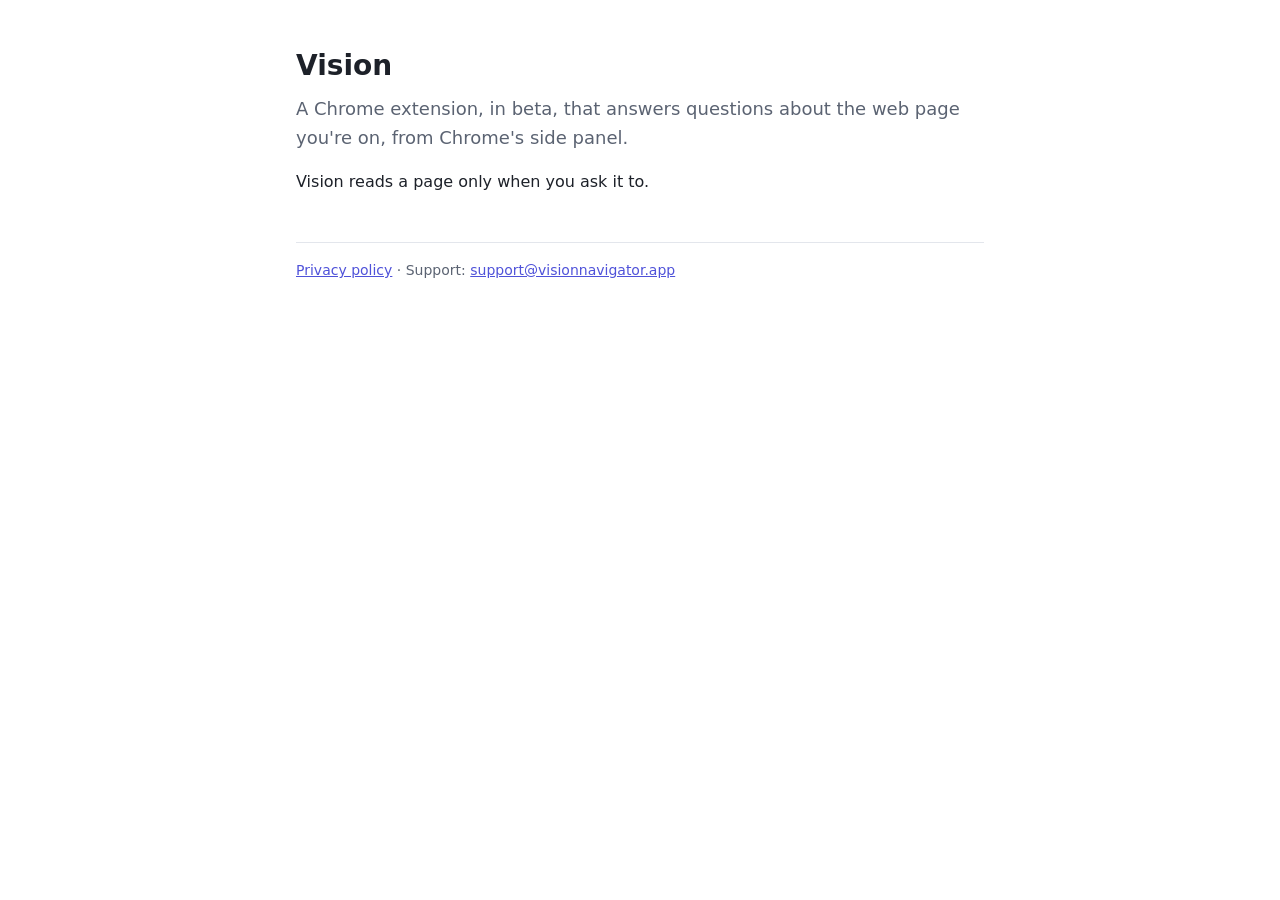
<file: index.html>
<!doctype html>
<html lang="en">
<head>
  <meta charset="utf-8">
  <meta name="viewport" content="width=device-width, initial-scale=1">
  <title>Vision</title>
  <meta name="description" content="Vision is a Chrome extension, in beta, that answers questions about the web page you're on.">
  <link rel="stylesheet" href="/style.css">
</head>
<body>
  <main>
    <h1>Vision</h1>
    <p class="lead">A Chrome extension, in beta, that answers questions about the web page you're on, from Chrome's side panel.</p>
    <p>Vision reads a page only when you ask it to.</p>
    <footer>
      <p><a href="/privacy/">Privacy policy</a> · Support: <a href="mailto:support@visionnavigator.app">support@visionnavigator.app</a></p>
    </footer>
  </main>
</body>
</html>
</file>
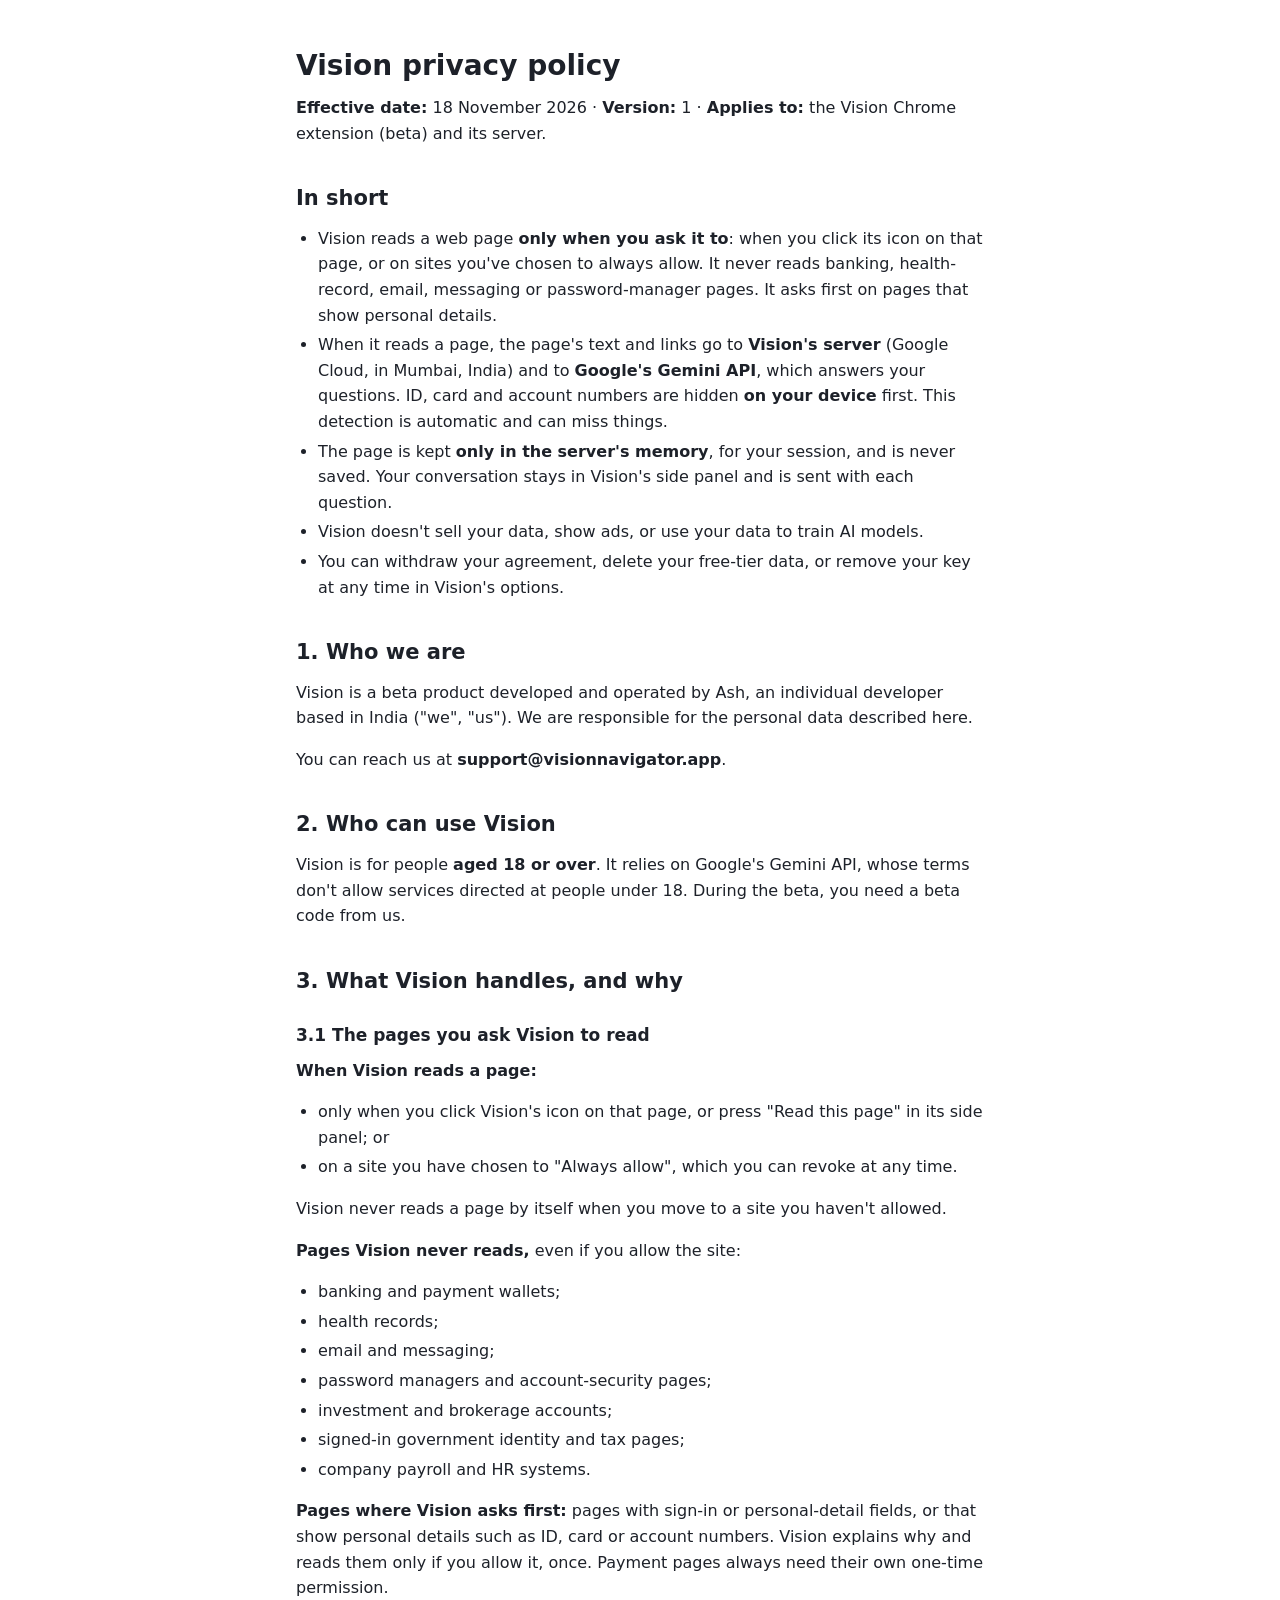
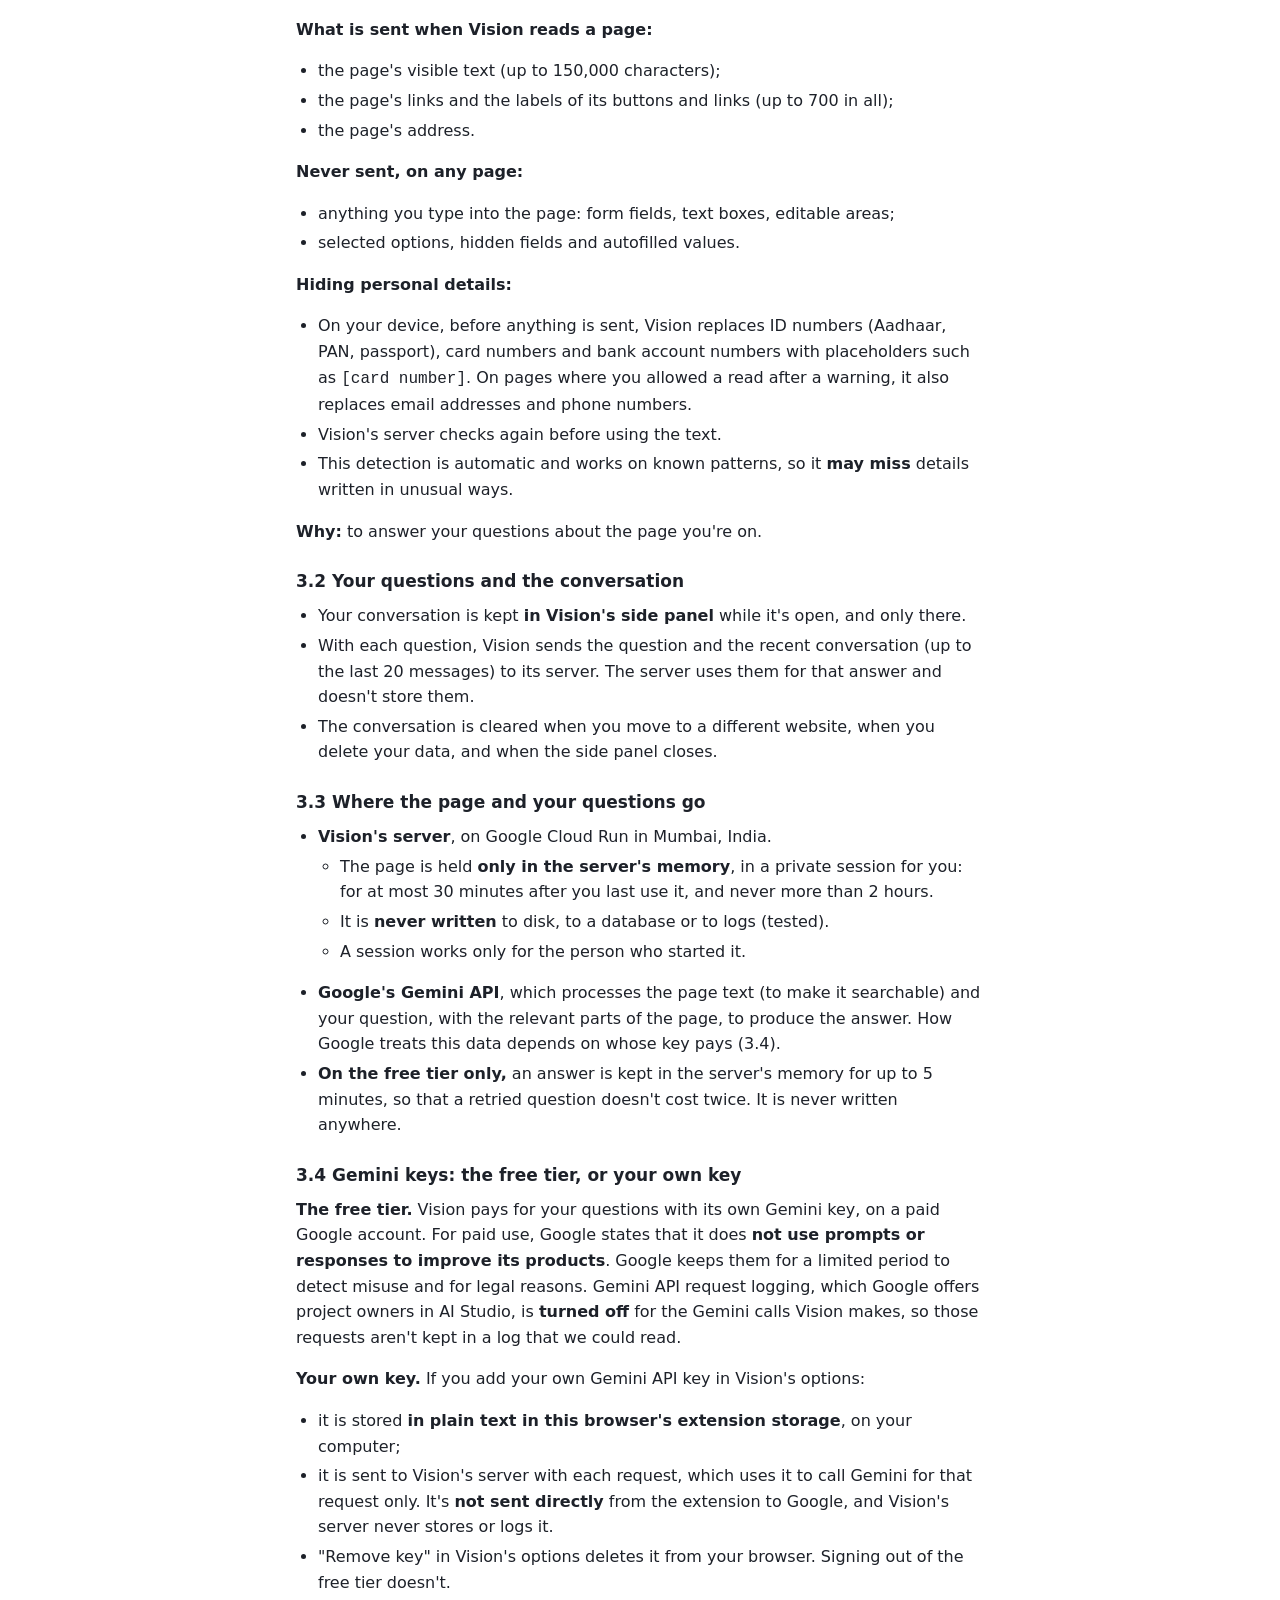
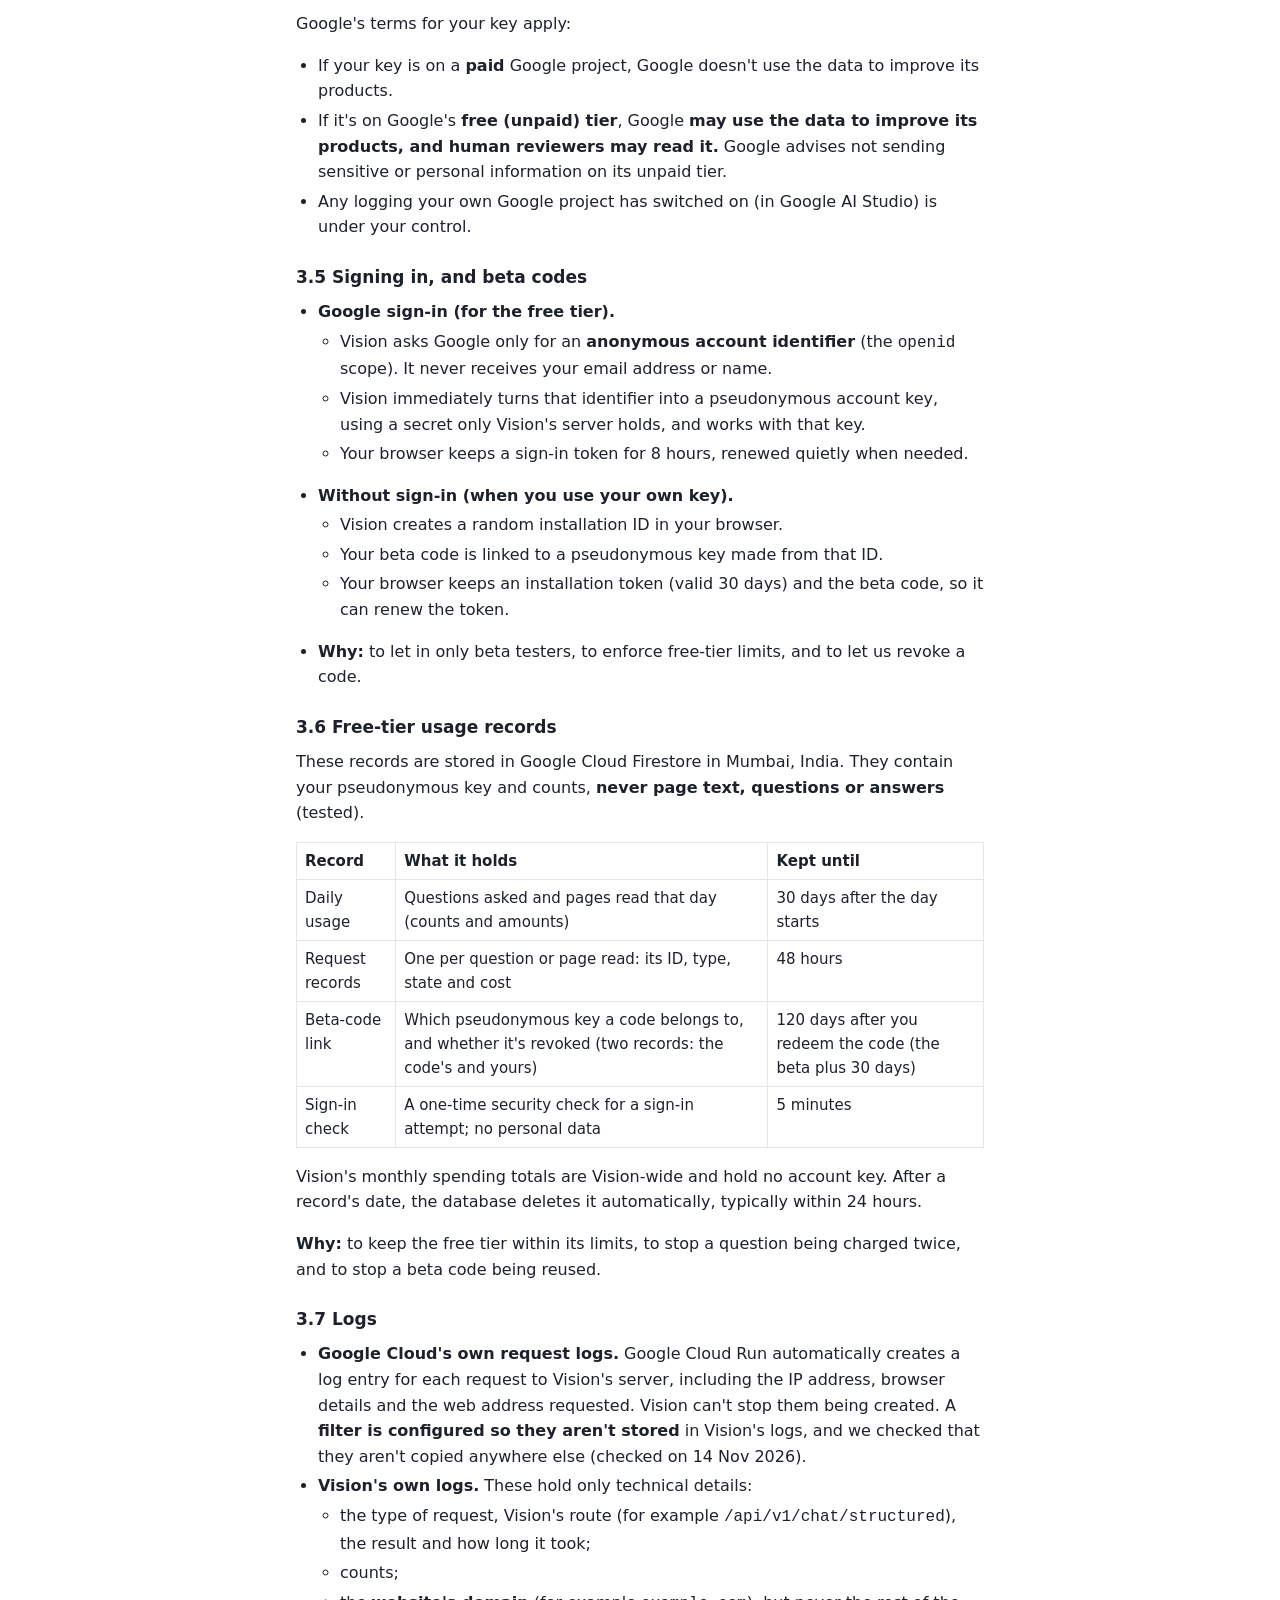
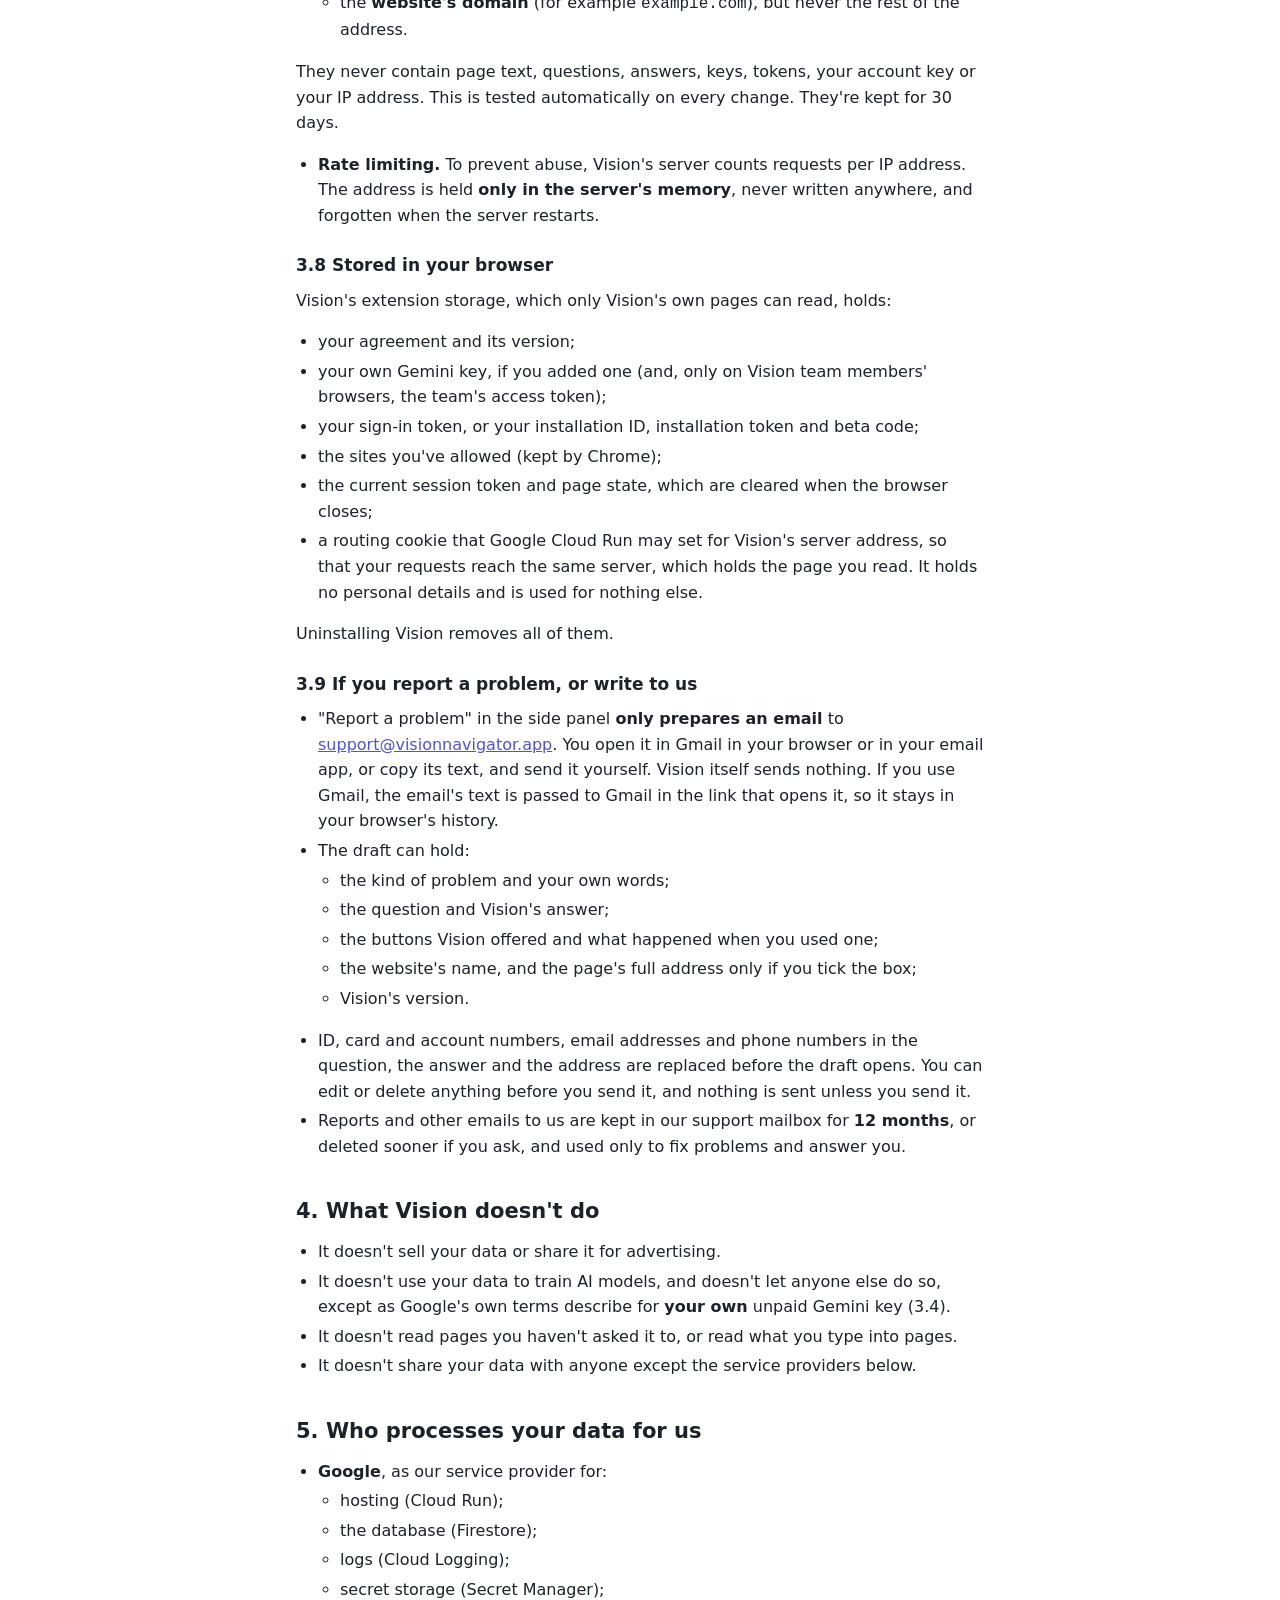
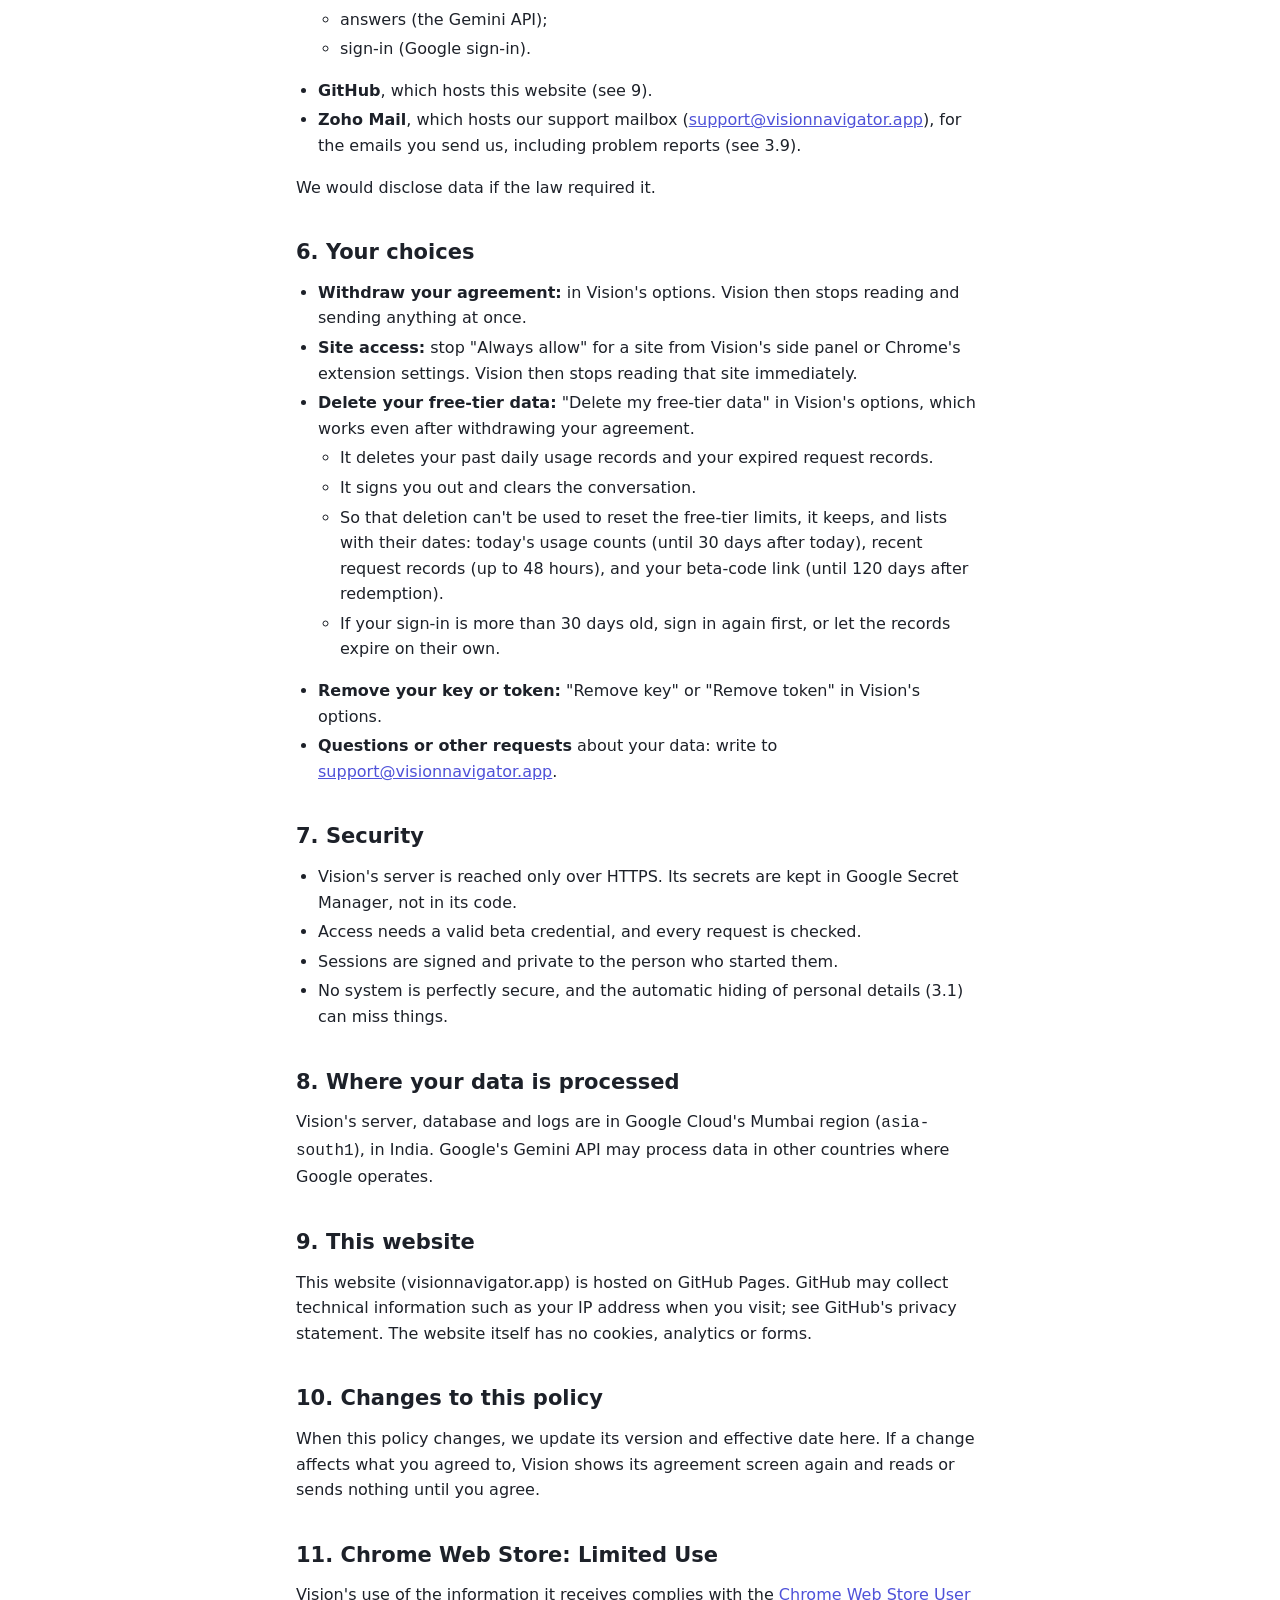
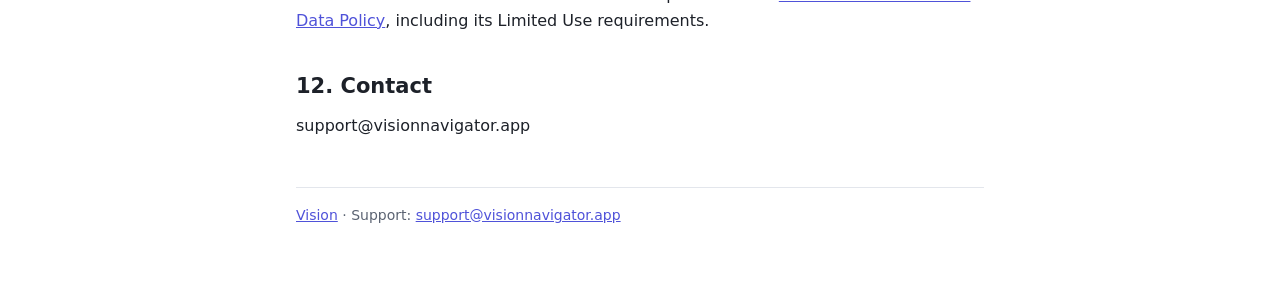
<file: privacy/index.html>
<!doctype html>
<html lang="en">
<head>
  <meta charset="utf-8">
  <meta name="viewport" content="width=device-width, initial-scale=1">
  <title>Vision privacy policy</title>
  <meta name="description" content="How the Vision Chrome extension (beta) handles your data.">
  <link rel="stylesheet" href="/style.css">
  <style>
    h2 { font-size: 21px; margin: 36px 0 10px; }
    h3 { font-size: 17px; margin: 24px 0 8px; }
    ul { margin: 0 0 16px; padding-left: 22px; }
    li { margin: 4px 0; }
    table { border-collapse: collapse; width: 100%; margin: 0 0 16px; font-size: 15px; }
    th, td { border: 1px solid var(--border); padding: 6px 8px; text-align: left; vertical-align: top; }
  </style>
</head>
<body>
  <main>
    <h1>Vision privacy policy</h1>
    <p><strong>Effective date:</strong> 18 November 2026 · <strong>Version:</strong> 1 · <strong>Applies to:</strong> the Vision Chrome extension (beta) and its server.</p>
    <h2>In short</h2>
    <ul>
    <li>Vision reads a web page <strong>only when you ask it to</strong>: when you click its icon on that page, or on sites you've chosen to always allow. It never reads banking, health-record, email, messaging or password-manager pages. It asks first on pages that show personal details.</li>
    <li>When it reads a page, the page's text and links go to <strong>Vision's server</strong> (Google Cloud, in Mumbai, India) and to <strong>Google's Gemini API</strong>, which answers your questions. ID, card and account numbers are hidden <strong>on your device</strong> first. This detection is automatic and can miss things.</li>
    <li>The page is kept <strong>only in the server's memory</strong>, for your session, and is never saved. Your conversation stays in Vision's side panel and is sent with each question.</li>
    <li>Vision doesn't sell your data, show ads, or use your data to train AI models.</li>
    <li>You can withdraw your agreement, delete your free-tier data, or remove your key at any time in Vision's options.</li>
    </ul>
    <h2>1. Who we are</h2>
    <p>Vision is a beta product developed and operated by Ash, an individual developer based in India ("we", "us"). We are responsible for the personal data described here.</p>
    <p>You can reach us at <strong>support@visionnavigator.app</strong>.</p>
    <h2>2. Who can use Vision</h2>
    <p>Vision is for people <strong>aged 18 or over</strong>. It relies on Google's Gemini API, whose terms don't allow services directed at people under 18. During the beta, you need a beta code from us.</p>
    <h2>3. What Vision handles, and why</h2>
    <h3>3.1 The pages you ask Vision to read</h3>
    <p><strong>When Vision reads a page:</strong></p>
    <ul>
    <li>only when you click Vision's icon on that page, or press "Read this page" in its side panel; or</li>
    <li>on a site you have chosen to "Always allow", which you can revoke at any time.</li>
    </ul>
    <p>Vision never reads a page by itself when you move to a site you haven't allowed.</p>
    <p><strong>Pages Vision never reads,</strong> even if you allow the site:</p>
    <ul>
    <li>banking and payment wallets;</li>
    <li>health records;</li>
    <li>email and messaging;</li>
    <li>password managers and account-security pages;</li>
    <li>investment and brokerage accounts;</li>
    <li>signed-in government identity and tax pages;</li>
    <li>company payroll and HR systems.</li>
    </ul>
    <p><strong>Pages where Vision asks first:</strong> pages with sign-in or personal-detail fields, or that show personal details such as ID, card or account numbers. Vision explains why and reads them only if you allow it, once. Payment pages always need their own one-time permission.</p>
    <p><strong>What is sent when Vision reads a page:</strong></p>
    <ul>
    <li>the page's visible text (up to 150,000 characters);</li>
    <li>the page's links and the labels of its buttons and links (up to 700 in all);</li>
    <li>the page's address.</li>
    </ul>
    <p><strong>Never sent, on any page:</strong></p>
    <ul>
    <li>anything you type into the page: form fields, text boxes, editable areas;</li>
    <li>selected options, hidden fields and autofilled values.</li>
    </ul>
    <p><strong>Hiding personal details:</strong></p>
    <ul>
    <li>On your device, before anything is sent, Vision replaces ID numbers (Aadhaar, PAN, passport), card numbers and bank account numbers with placeholders such as <code>[card number]</code>. On pages where you allowed a read after a warning, it also replaces email addresses and phone numbers.</li>
    <li>Vision's server checks again before using the text.</li>
    <li>This detection is automatic and works on known patterns, so it <strong>may miss</strong> details written in unusual ways.</li>
    </ul>
    <p><strong>Why:</strong> to answer your questions about the page you're on.</p>
    <h3>3.2 Your questions and the conversation</h3>
    <ul>
    <li>Your conversation is kept <strong>in Vision's side panel</strong> while it's open, and only there.</li>
    <li>With each question, Vision sends the question and the recent conversation (up to the last 20 messages) to its server. The server uses them for that answer and doesn't store them.</li>
    <li>The conversation is cleared when you move to a different website, when you delete your data, and when the side panel closes.</li>
    </ul>
    <h3>3.3 Where the page and your questions go</h3>
    <ul>
    <li><strong>Vision's server</strong>, on Google Cloud Run in Mumbai, India.<ul>
    <li>The page is held <strong>only in the server's memory</strong>, in a private session for you: for at most 30 minutes after you last use it, and never more than 2 hours.</li>
    <li>It is <strong>never written</strong> to disk, to a database or to logs (tested).</li>
    <li>A session works only for the person who started it.</li>
    </ul>
    </li>
    <li><strong>Google's Gemini API</strong>, which processes the page text (to make it searchable) and your question, with the relevant parts of the page, to produce the answer. How Google treats this data depends on whose key pays (3.4).</li>
    <li><strong>On the free tier only,</strong> an answer is kept in the server's memory for up to 5 minutes, so that a retried question doesn't cost twice. It is never written anywhere.</li>
    </ul>
    <h3>3.4 Gemini keys: the free tier, or your own key</h3>
    <p><strong>The free tier.</strong> Vision pays for your questions with its own Gemini key, on a paid Google account. For paid use, Google states that it does <strong>not use prompts or responses to improve its products</strong>. Google keeps them for a limited period to detect misuse and for legal reasons. Gemini API request logging, which Google offers project owners in AI Studio, is <strong>turned off</strong> for the Gemini calls Vision makes, so those requests aren't kept in a log that we could read.</p>
    <p><strong>Your own key.</strong> If you add your own Gemini API key in Vision's options:</p>
    <ul>
    <li>it is stored <strong>in plain text in this browser's extension storage</strong>, on your computer;</li>
    <li>it is sent to Vision's server with each request, which uses it to call Gemini for that request only. It's <strong>not sent directly</strong> from the extension to Google, and Vision's server never stores or logs it.</li>
    <li>"Remove key" in Vision's options deletes it from your browser. Signing out of the free tier doesn't.</li>
    </ul>
    <p>Google's terms for your key apply:</p>
    <ul>
    <li>If your key is on a <strong>paid</strong> Google project, Google doesn't use the data to improve its products.</li>
    <li>If it's on Google's <strong>free (unpaid) tier</strong>, Google <strong>may use the data to improve its products, and human reviewers may read it.</strong> Google advises not sending sensitive or personal information on its unpaid tier.</li>
    <li>Any logging your own Google project has switched on (in Google AI Studio) is under your control.</li>
    </ul>
    <h3>3.5 Signing in, and beta codes</h3>
    <ul>
    <li><strong>Google sign-in (for the free tier).</strong><ul>
    <li>Vision asks Google only for an <strong>anonymous account identifier</strong> (the <code>openid</code> scope). It never receives your email address or name.</li>
    <li>Vision immediately turns that identifier into a pseudonymous account key, using a secret only Vision's server holds, and works with that key.</li>
    <li>Your browser keeps a sign-in token for 8 hours, renewed quietly when needed.</li>
    </ul>
    </li>
    <li><strong>Without sign-in (when you use your own key).</strong><ul>
    <li>Vision creates a random installation ID in your browser.</li>
    <li>Your beta code is linked to a pseudonymous key made from that ID.</li>
    <li>Your browser keeps an installation token (valid 30 days) and the beta code, so it can renew the token.</li>
    </ul>
    </li>
    <li><strong>Why:</strong> to let in only beta testers, to enforce free-tier limits, and to let us revoke a code.</li>
    </ul>
    <h3>3.6 Free-tier usage records</h3>
    <p>These records are stored in Google Cloud Firestore in Mumbai, India. They contain your pseudonymous key and counts, <strong>never page text, questions or answers</strong> (tested).</p>
    <table>
    <thead>
    <tr>
    <th>Record</th>
    <th>What it holds</th>
    <th>Kept until</th>
    </tr>
    </thead>
    <tbody>
    <tr>
    <td>Daily usage</td>
    <td>Questions asked and pages read that day (counts and amounts)</td>
    <td>30 days after the day starts</td>
    </tr>
    <tr>
    <td>Request records</td>
    <td>One per question or page read: its ID, type, state and cost</td>
    <td>48 hours</td>
    </tr>
    <tr>
    <td>Beta-code link</td>
    <td>Which pseudonymous key a code belongs to, and whether it's revoked (two records: the code's and yours)</td>
    <td>120 days after you redeem the code (the beta plus 30 days)</td>
    </tr>
    <tr>
    <td>Sign-in check</td>
    <td>A one-time security check for a sign-in attempt; no personal data</td>
    <td>5 minutes</td>
    </tr>
    </tbody>
    </table>
    <p>Vision's monthly spending totals are Vision-wide and hold no account key. After a record's date, the database deletes it automatically, typically within 24 hours.</p>
    <p><strong>Why:</strong> to keep the free tier within its limits, to stop a question being charged twice, and to stop a beta code being reused.</p>
    <h3>3.7 Logs</h3>
    <ul>
    <li><strong>Google Cloud's own request logs.</strong> Google Cloud Run automatically creates a log entry for each request to Vision's server, including the IP address, browser details and the web address requested. Vision can't stop them being created. A <strong>filter is configured so they aren't stored</strong> in Vision's logs, and we checked that they aren't copied anywhere else (checked on 14 Nov 2026).</li>
    <li><strong>Vision's own logs.</strong> These hold only technical details:<ul>
    <li>the type of request, Vision's route (for example <code>/api/v1/chat/structured</code>), the result and how long it took;</li>
    <li>counts;</li>
    <li>the <strong>website's domain</strong> (for example <code>example.com</code>), but never the rest of the address.</li>
    </ul>
    </li>
    </ul>
    <p>They never contain page text, questions, answers, keys, tokens, your account key or your IP address. This is tested automatically on every change. They're kept for 30 days.</p>
    <ul>
    <li><strong>Rate limiting.</strong> To prevent abuse, Vision's server counts requests per IP address. The address is held <strong>only in the server's memory</strong>, never written anywhere, and forgotten when the server restarts.</li>
    </ul>
    <h3>3.8 Stored in your browser</h3>
    <p>Vision's extension storage, which only Vision's own pages can read, holds:</p>
    <ul>
    <li>your agreement and its version;</li>
    <li>your own Gemini key, if you added one (and, only on Vision team members' browsers, the team's access token);</li>
    <li>your sign-in token, or your installation ID, installation token and beta code;</li>
    <li>the sites you've allowed (kept by Chrome);</li>
    <li>the current session token and page state, which are cleared when the browser closes;</li>
    <li>a routing cookie that Google Cloud Run may set for Vision's server address, so that your requests reach the same server, which holds the page you read. It holds no personal details and is used for nothing else.</li>
    </ul>
    <p>Uninstalling Vision removes all of them.</p>
    <h3>3.9 If you report a problem, or write to us</h3>
    <ul>
    <li>"Report a problem" in the side panel <strong>only prepares an email</strong> to <a href="mailto:support@visionnavigator.app">support@visionnavigator.app</a>. You open it in Gmail in your browser or in your email app, or copy its text, and send it yourself. Vision itself sends nothing. If you use Gmail, the email's text is passed to Gmail in the link that opens it, so it stays in your browser's history.</li>
    <li>The draft can hold:<ul>
    <li>the kind of problem and your own words;</li>
    <li>the question and Vision's answer;</li>
    <li>the buttons Vision offered and what happened when you used one;</li>
    <li>the website's name, and the page's full address only if you tick the box;</li>
    <li>Vision's version.</li>
    </ul>
    </li>
    <li>ID, card and account numbers, email addresses and phone numbers in the question, the answer and the address are replaced before the draft opens. You can edit or delete anything before you send it, and nothing is sent unless you send it.</li>
    <li>Reports and other emails to us are kept in our support mailbox for <strong>12 months</strong>, or deleted sooner if you ask, and used only to fix problems and answer you.</li>
    </ul>
    <h2>4. What Vision doesn't do</h2>
    <ul>
    <li>It doesn't sell your data or share it for advertising.</li>
    <li>It doesn't use your data to train AI models, and doesn't let anyone else do so, except as Google's own terms describe for <strong>your own</strong> unpaid Gemini key (3.4).</li>
    <li>It doesn't read pages you haven't asked it to, or read what you type into pages.</li>
    <li>It doesn't share your data with anyone except the service providers below.</li>
    </ul>
    <h2>5. Who processes your data for us</h2>
    <ul>
    <li><strong>Google</strong>, as our service provider for:<ul>
    <li>hosting (Cloud Run);</li>
    <li>the database (Firestore);</li>
    <li>logs (Cloud Logging);</li>
    <li>secret storage (Secret Manager);</li>
    <li>answers (the Gemini API);</li>
    <li>sign-in (Google sign-in).</li>
    </ul>
    </li>
    <li><strong>GitHub</strong>, which hosts this website (see 9).</li>
    <li><strong>Zoho Mail</strong>, which hosts our support mailbox (<a href="mailto:support@visionnavigator.app">support@visionnavigator.app</a>), for the emails you send us, including problem reports (see 3.9).</li>
    </ul>
    <p>We would disclose data if the law required it.</p>
    <h2>6. Your choices</h2>
    <ul>
    <li><strong>Withdraw your agreement:</strong> in Vision's options. Vision then stops reading and sending anything at once.</li>
    <li><strong>Site access:</strong> stop "Always allow" for a site from Vision's side panel or Chrome's extension settings. Vision then stops reading that site immediately.</li>
    <li><strong>Delete your free-tier data:</strong> "Delete my free-tier data" in Vision's options, which works even after withdrawing your agreement.<ul>
    <li>It deletes your past daily usage records and your expired request records.</li>
    <li>It signs you out and clears the conversation.</li>
    <li>So that deletion can't be used to reset the free-tier limits, it keeps, and lists with their dates: today's usage counts (until 30 days after today), recent request records (up to 48 hours), and your beta-code link (until 120 days after redemption).</li>
    <li>If your sign-in is more than 30 days old, sign in again first, or let the records expire on their own.</li>
    </ul>
    </li>
    <li><strong>Remove your key or token:</strong> "Remove key" or "Remove token" in Vision's options.</li>
    <li><strong>Questions or other requests</strong> about your data: write to <a href="mailto:support@visionnavigator.app">support@visionnavigator.app</a>.</li>
    </ul>
    <h2>7. Security</h2>
    <ul>
    <li>Vision's server is reached only over HTTPS. Its secrets are kept in Google Secret Manager, not in its code.</li>
    <li>Access needs a valid beta credential, and every request is checked.</li>
    <li>Sessions are signed and private to the person who started them.</li>
    <li>No system is perfectly secure, and the automatic hiding of personal details (3.1) can miss things.</li>
    </ul>
    <h2>8. Where your data is processed</h2>
    <p>Vision's server, database and logs are in Google Cloud's Mumbai region (<code>asia-south1</code>), in India. Google's Gemini API may process data in other countries where Google operates.</p>
    <h2>9. This website</h2>
    <p>This website (visionnavigator.app) is hosted on GitHub Pages. GitHub may collect technical information such as your IP address when you visit; see GitHub's privacy statement. The website itself has no cookies, analytics or forms.</p>
    <h2>10. Changes to this policy</h2>
    <p>When this policy changes, we update its version and effective date here. If a change affects what you agreed to, Vision shows its agreement screen again and reads or sends nothing until you agree.</p>
    <h2>11. Chrome Web Store: Limited Use</h2>
    <p>Vision's use of the information it receives complies with the <a href="https://developer.chrome.com/docs/webstore/program-policies/">Chrome Web Store User Data Policy</a>, including its Limited Use requirements.</p>
    <h2>12. Contact</h2>
    <p>support@visionnavigator.app</p>
    <footer>
      <p><a href="/">Vision</a> · Support: <a href="mailto:support@visionnavigator.app">support@visionnavigator.app</a></p>
    </footer>
  </main>
</body>
</html>
</file>
<file: style.css>
:root { --bg: #ffffff; --fg: #1d2129; --muted: #5b6372; --accent: #4f52d9; --border: #e3e6ec; }
@media (prefers-color-scheme: dark) { :root { --bg: #0d0f13; --fg: #e6e8ec; --muted: #9aa1ad; --accent: #8b8ef5; --border: #262a33; } }
* { box-sizing: border-box; }
html, body { margin: 0; background: var(--bg); color: var(--fg); }
body { font: 16px/1.6 ui-sans-serif, system-ui, -apple-system, "Segoe UI", sans-serif; }
main { max-width: 720px; margin: 0 auto; padding: 48px 16px 64px; }
h1 { font-size: 28px; line-height: 1.25; margin: 0 0 12px; }
p { margin: 0 0 16px; }
.lead { color: var(--muted); font-size: 18px; }
a { color: var(--accent); }
footer { margin-top: 48px; padding-top: 16px; border-top: 1px solid var(--border); color: var(--muted); font-size: 14px; }
</file>
